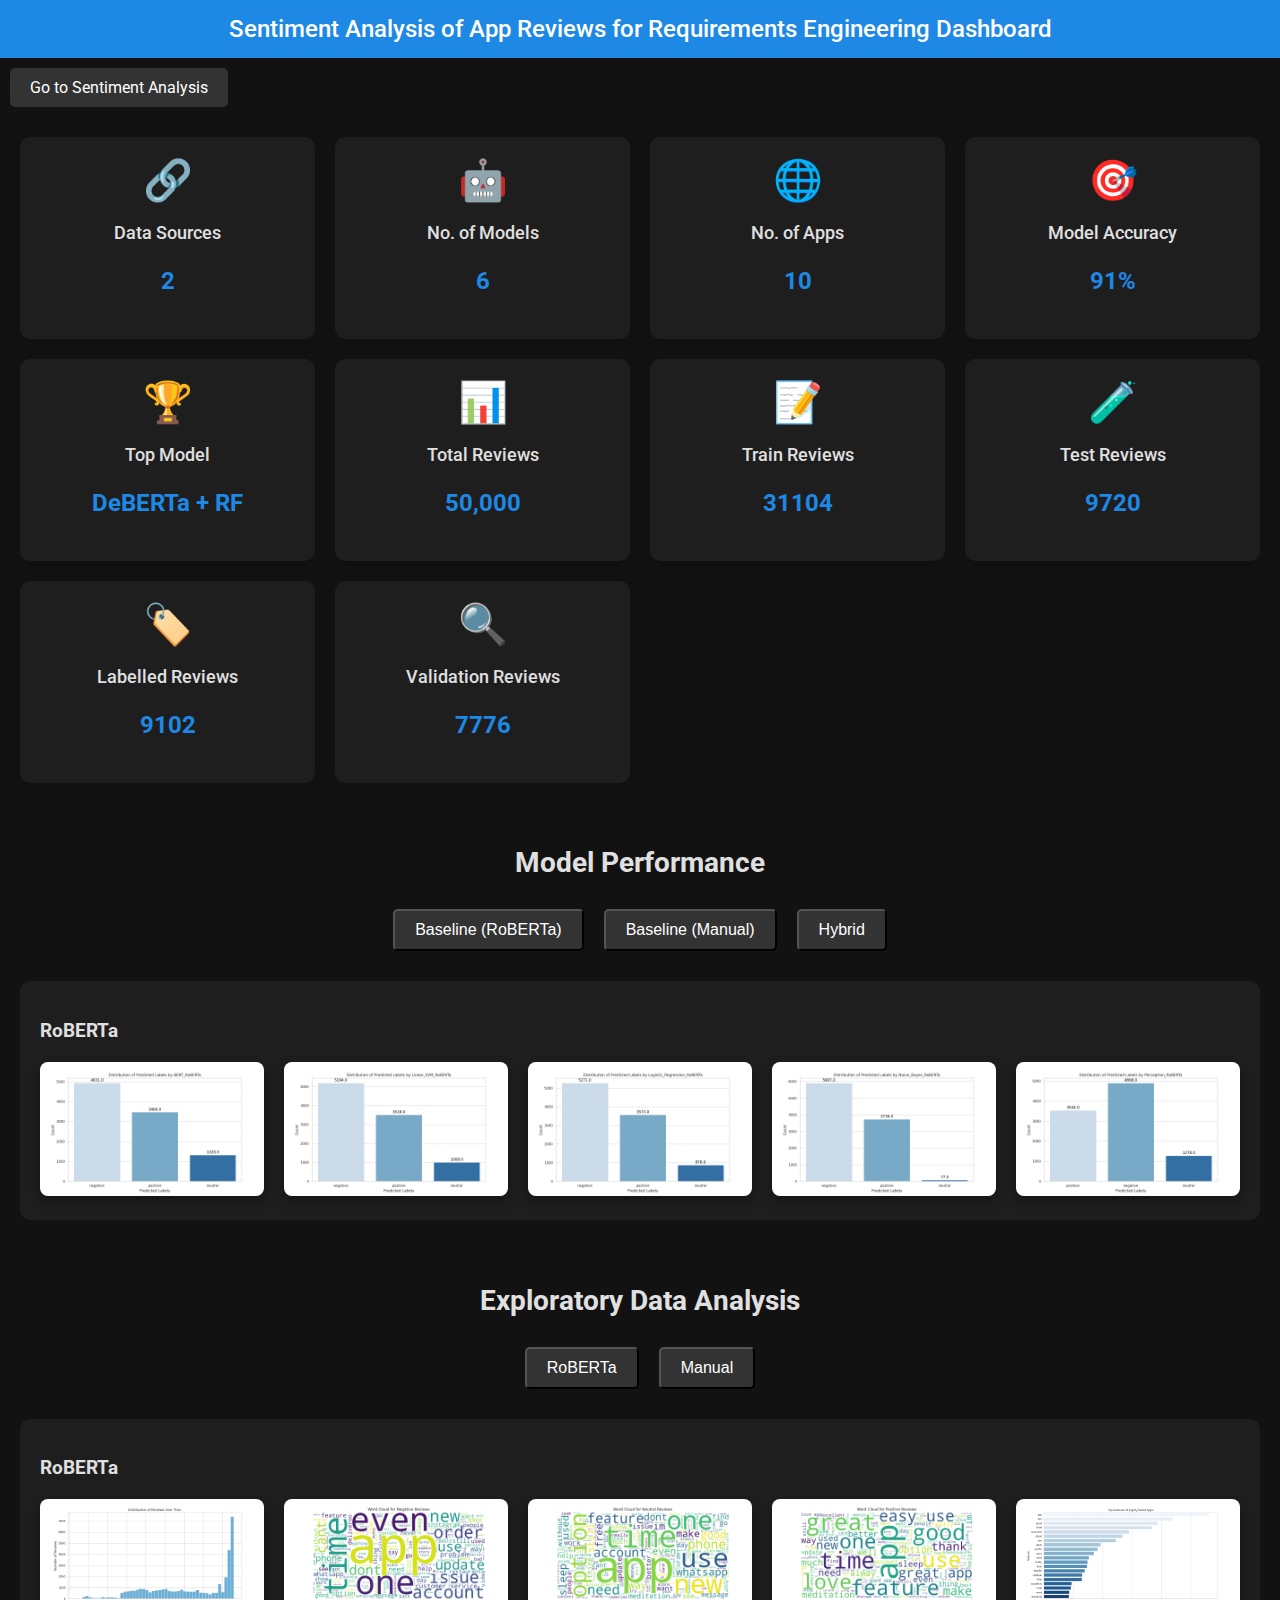
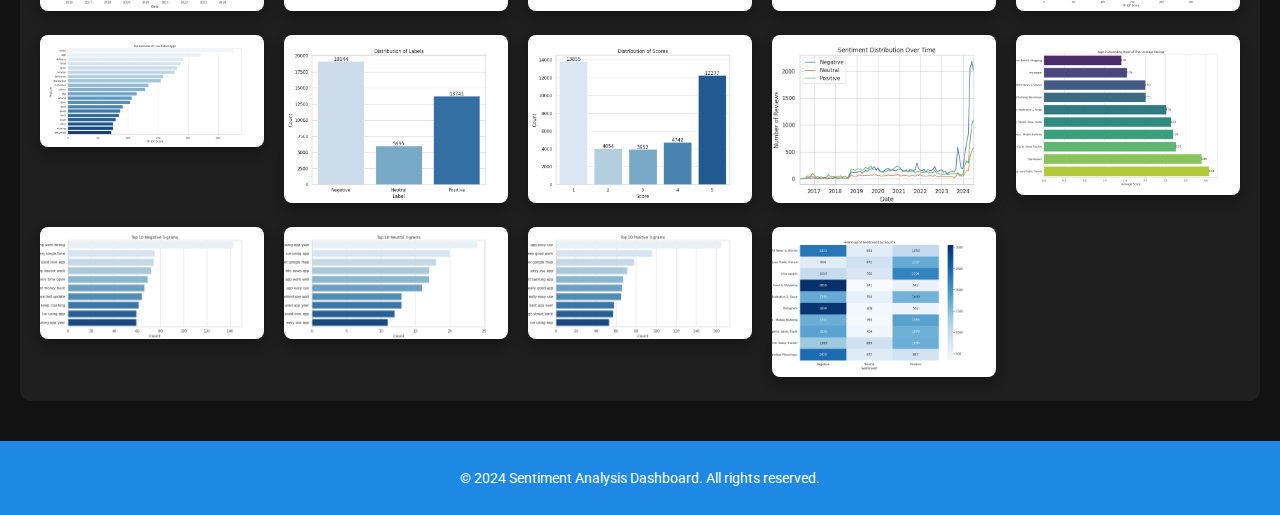
<file: index.html>
<!DOCTYPE html>
<html lang="en">
<head>
    <meta charset="UTF-8">
    <meta name="viewport" content="width=device-width, initial-scale=1.0">
    <title>Sentiment Analysis Dashboard</title>
    <link href="https://fonts.googleapis.com/css2?family=Roboto:wght@300;400;500&display=swap" rel="stylesheet">
    <link rel="stylesheet" href="style.css">
</head>
<body>
    <!-- Header Section -->
    <header>
        <div class="logo">Sentiment Analysis of App Reviews for Requirements Engineering Dashboard</div>
    </header>

    <section class="navigation">
        <a href="sentiment_analysis.html" class="tablink">Go to Sentiment Analysis</a>
    </section>
    

    <!-- Metrics Summary Section -->
    <section class="metrics-summary">
        <div class="metric-card">
            <div class="metric-icon">🔗</div>
            <div class="metric-info">
                <h3>Data Sources</h3>
                <p>2</p>
            </div>
        </div>
        <div class="metric-card">
            <div class="metric-icon">🤖</div>
            <div class="metric-info">
                <h3>No. of Models</h3>
                <p>6</p>
            </div>
        </div>
        <div class="metric-card">
            <div class="metric-icon">🌐</div>
            <div class="metric-info">
                <h3>No. of Apps</h3>
                <p>10</p>
            </div>
        </div>
        <div class="metric-card">
            <div class="metric-icon">🎯</div> 
            <div class="metric-info">
                <h3>Model Accuracy</h3>
                <p>91%</p>
            </div>
        </div>
        <div class="metric-card">
            <div class="metric-icon">🏆</div>
            <div class="metric-info">
                <h3>Top Model</h3>
                <p>DeBERTa + RF</p> 
            </div>
        </div>
        <div class="metric-card">
            <div class="metric-icon">📊</div>
            <div class="metric-info">
                <h3>Total Reviews</h3>
                <p>50,000</p>
            </div>
        </div>
        <div class="metric-card">
            <div class="metric-icon">📝</div>  
            <div class="metric-info">
                <h3>Train Reviews</h3>
                <p>31104</p>
            </div>
        </div>
        <div class="metric-card">
            <div class="metric-icon">🧪</div> 
            <div class="metric-info">
                <h3>Test Reviews</h3>
                <p>9720</p>
            </div>
        </div>
        <div class="metric-card">
            <div class="metric-icon">🏷️</div> 
            <div class="metric-info">
                <h3>Labelled Reviews</h3>
                <p>9102</p>
            </div>
        </div>
        <div class="metric-card">
            <div class="metric-icon">🔍</div>
            <div class="metric-info">
                <h3>Validation Reviews</h3>
                <p>7776</p>
            </div>
        </div>
    </section>

    <!-- Models Section -->
    <section class="models-section">
        <h2>Model Performance</h2>
        <div class="tabs">
            <button class="tablink" onclick="openTab(event, 'Baseline')">Baseline (RoBERTa)</button>
            <button class="tablink" onclick="openTab(event, 'Manual')">Baseline (Manual)</button>
            <button class="tablink" onclick="openTab(event, 'Hybrid')">Hybrid</button>
        </div>

        <!-- Baseline Section -->
        <div id="Baseline" class="tabcontent">
            <h3>RoBERTa</h3>
            <div class="grid-container">
                <div class="grid-item"><img src="/images/plot_predicted_labels_distribution_BERT_RoBERTa.png" alt="BERT RoBERTa"></div>
                <div class="grid-item"><img src="/images/plot_predicted_labels_distribution_Linear_SVM_RoBERTa.png" alt="Linear SVM RoBERTa"></div>
                <div class="grid-item"><img src="/images/plot_predicted_labels_distribution_Logistic_Regression_RoBERTa.png" alt="Logistic Regression RoBERTa"></div>
                <div class="grid-item"><img src="/images/plot_predicted_labels_distribution_Naive_Bayes_RoBERTa.png" alt="Naive Bayes RoBERTa"></div>
                <div class="grid-item"><img src="/images/plot_predicted_labels_distribution_Perceptron_RoBERTa.png" alt="Perceptron RoBERTa"></div>
            </div>
        </div>

        <!-- Manual Section -->
        <div id="Manual" class="tabcontent">
            <h3>Manual</h3>
            <div class="grid-container">
                <div class="grid-item"><img src="/images/plot_predicted_labels_distribution_BERT_Manual.png" alt="BERT Manual"></div>
                <div class="grid-item"><img src="/images/plot_predicted_labels_distribution_Linear_SVM_Manual.png" alt="Linear SVM Manual"></div>
                <div class="grid-item"><img src="/images/plot_predicted_labels_distribution_Logistic_Regression_Manual.png" alt="Logistic Regression Manual"></div>
                <div class="grid-item"><img src="/images/plot_predicted_labels_distribution_Naive_Bayes_Manual.png" alt="Naive Bayes Manual"></div>
                <div class="grid-item"><img src="/images/plot_predicted_labels_distribution_Perceptron_Manual.png" alt="Perceptron Manual"></div>
            </div>
        </div>

        <!-- Hybrid Section -->
        <div id="Hybrid" class="tabcontent">
            <h3>Hybrid</h3>
            <div class="grid-container">
                <div class="grid-item"><img src="/images/Distribution_of_Mapped_Predictions_RoBERTa.png" alt="Distribution RoBERTa"></div>
                <div class="grid-item"><img src="/images/Distribution_of_Mapped_Predictions_Manual.png" alt="Distribution Manual"></div>
            </div>
        </div>
    </section>

    <!-- EDA Section -->
    <section class="eda-section">
        <h2>Exploratory Data Analysis</h2>
            <!-- Section for Buttons -->
            <div class="tabs">
                <button class="tablink" onclick="showSection('roberta')">RoBERTa</button>
                <button class="tablink" onclick="showSection('manual')">Manual</button>
            </div>

            <!-- RoBERTa Section -->
            <div id="roberta" class="tabcontent">
                <h3>RoBERTa</h3>
                <div class="grid-container">
                    <div class="grid-item small"><img src="/images/plot_distribution_of_reviews_over_time.png" alt="Distribution Over Time"></div>
                    <div class="grid-item small"><img src="/images/plot_wordcloud_0.png" alt="Wordcloud 0"></div>
                    <div class="grid-item small"><img src="/images/plot_wordcloud_1.png" alt="Wordcloud 1"></div>
                    <div class="grid-item small"><img src="/images/plot_wordcloud_2.png" alt="Wordcloud 2"></div>
                    <div class="grid-item small"><img src="/images/Top_Features_of_Highly_Rated_Apps.png" alt="Top Features Highly Rated"></div>
                    <div class="grid-item small"><img src="/images/Top_Features_of_Low-Rated_Apps.png" alt="Top Features Low Rated"></div>
                    <div class="grid-item small"><img src="/images/plot_label_distribution.png" alt="Label Distribution"></div>
                    <div class="grid-item small"><img src="/images/plot_score_distribution.png" alt="Score Distribution"></div>
                    <div class="grid-item small"><img src="/images/plot_sentiment_distribution_over_time.png" alt="Sentiment Distribution Over Time"></div>
                    <div class="grid-item large"><img src="/images/plot_average_scores.png" alt="Average Scores"></div>
                    <div class="grid-item large"><img src="/images/Top_10_Negative_3-grams.png" alt="Top 10 Negative 3-grams"></div>
                    <div class="grid-item large"><img src="/images/Top_10_Neutral_3-grams.png" alt="Top 10 Neutral 3-grams"></div>
                    <div class="grid-item large"><img src="/images/Top_10_Positive_3-grams.png" alt="Top 10 Positive 3-grams"></div>
                    <div class="grid-item large"><img src="/images/plot_sentiment_by_source_heatmap.png" alt="Sentiment by Source Heatmap"></div>
                </div>
            </div>

            <!-- Manual Section -->
            <div id="manual" class="tabcontent">
                <h3>Manual</h3>
                <div class="grid-container">
                    <div class="grid-item"><img src="/images/plot_top_trigrams_negative.png" alt="Top Trigrams Negative"></div>
                    <div class="grid-item"><img src="/images/plot_top_trigrams_neutral.png" alt="Top Trigrams Neutral"></div>
                    <div class="grid-item"><img src="/images/plot_top_trigrams_positive.png" alt="Top Trigrams Positive"></div>
                    <div class="grid-item small"><img src="/images/Pie_Chart_for_Review_Labels_with_Count_and_Percentage.png" alt="Pie Chart for Review Labels"></div>
                </div>
            </div>
    </section>

    <!-- Footer -->
    <footer>
        <p>© 2024 Sentiment Analysis Dashboard. All rights reserved.</p>
    </footer>

    <!-- JavaScript for Tabs -->
    <script>
        function openTab(evt, tabName) {
            var i, tabcontent, tablinks;
            tabcontent = document.getElementsByClassName("tabcontent");
            for (i = 0; i < tabcontent.length; i++) {
                tabcontent[i].style.display = "none";
            }
            tablinks = document.getElementsByClassName("tablink");
            for (i = 0; i < tablinks.length; i++) {
                tablinks[i].className = tablinks[i].className.replace(" active", "");
            }
            document.getElementById(tabName).style.display = "block";
            evt.currentTarget.className += " active";
        }

        // Set default tab to open
        document.getElementById("Baseline").style.display = "block";

        function showSection(sectionId) {
            var robertaSection = document.getElementById('roberta');
            var manualSection = document.getElementById('manual');
            
            // Hide both sections initially
            robertaSection.style.display = 'none';
            manualSection.style.display = 'none';
            
            // Show the selected section
            if (sectionId === 'roberta') {
                robertaSection.style.display = 'block';
            } else if (sectionId === 'manual') {
                manualSection.style.display = 'block';
            }
        }
        // Set default tab to open
        document.getElementById("roberta").style.display = "block";
        
    </script>
</body>
</html>
</file>
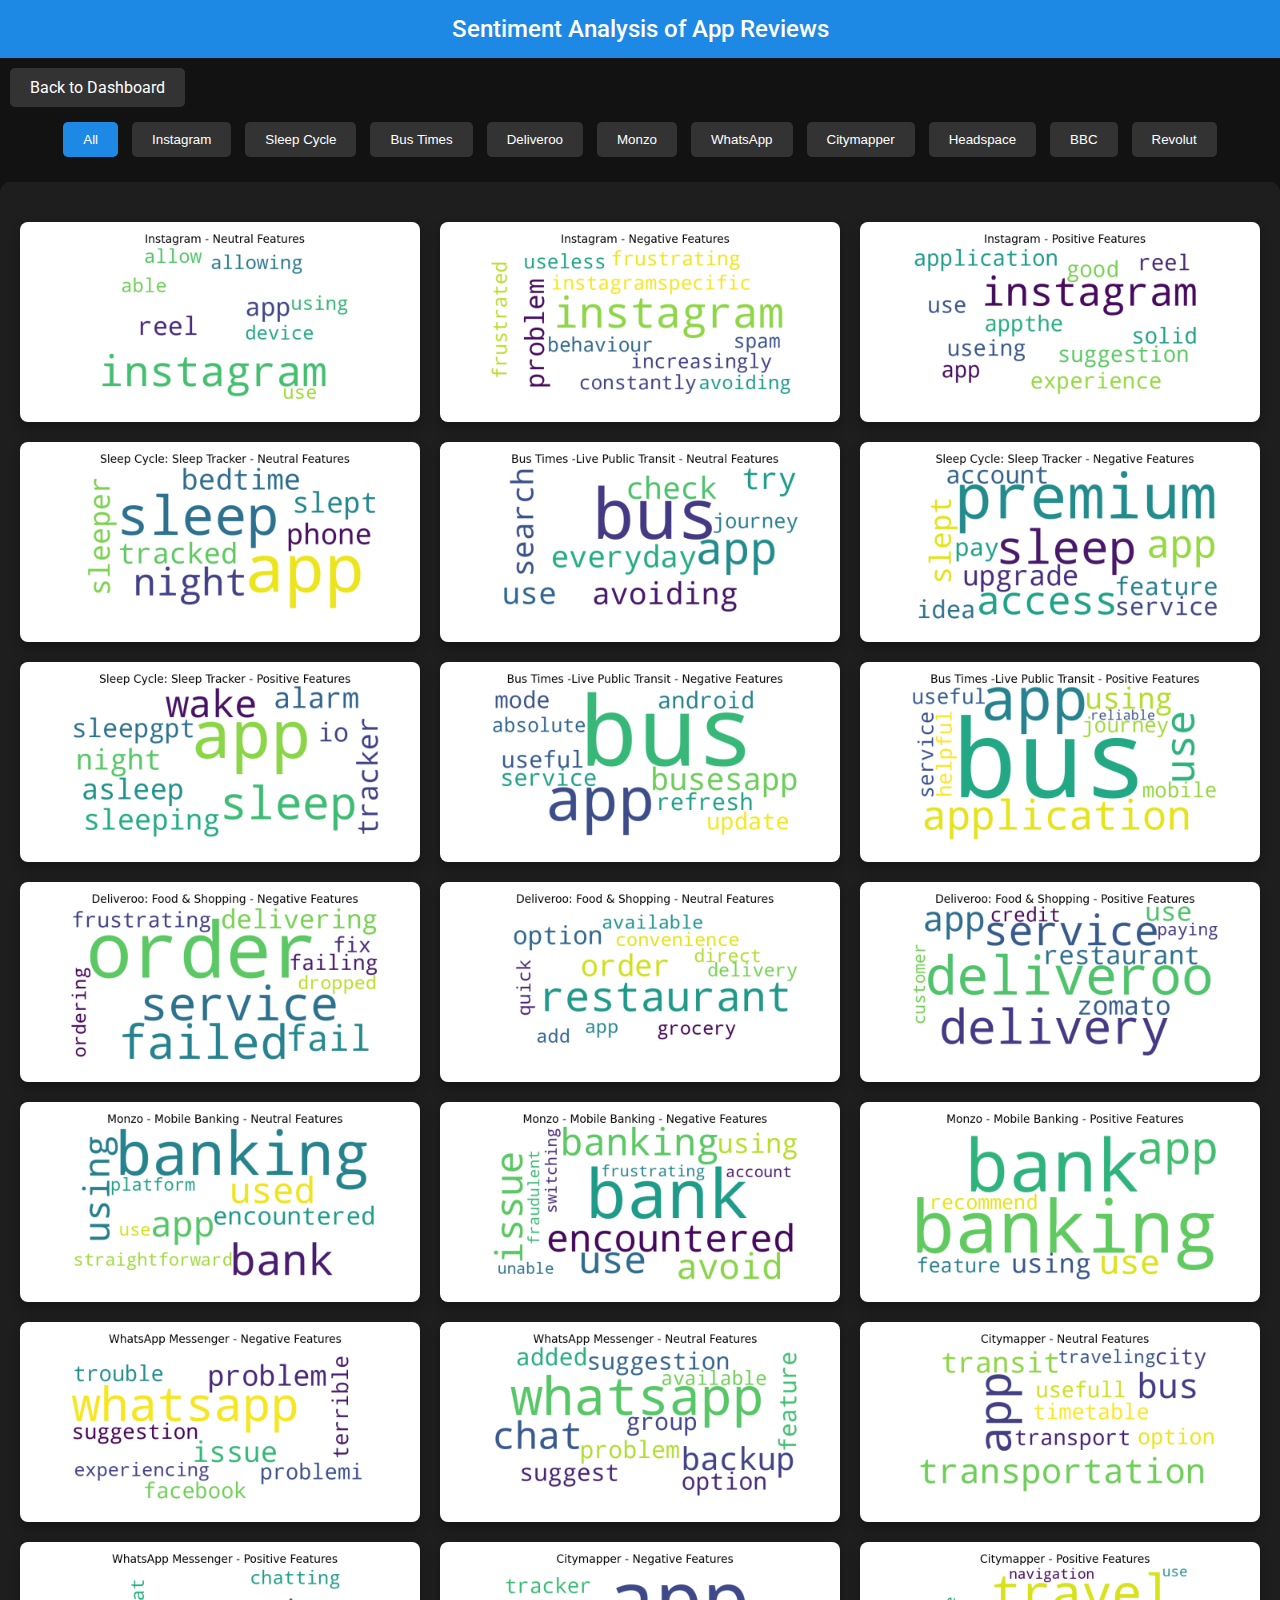
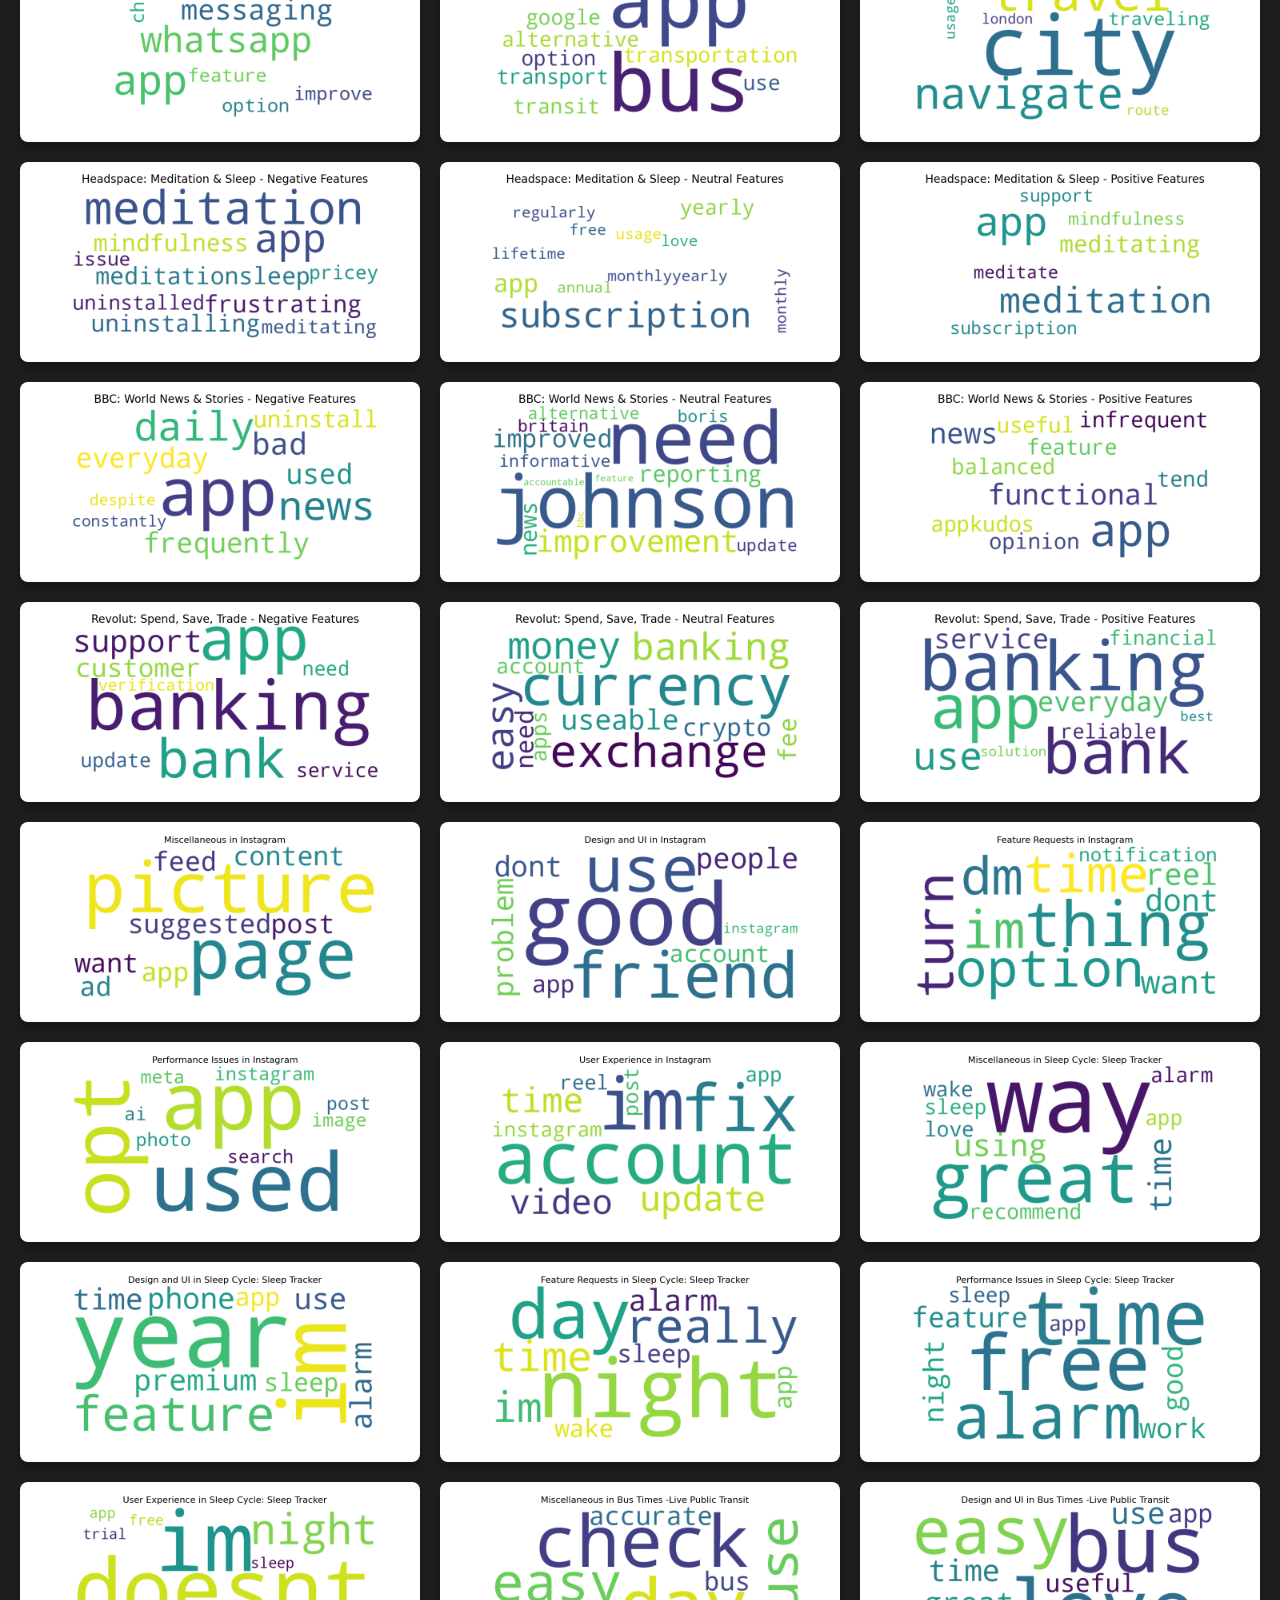
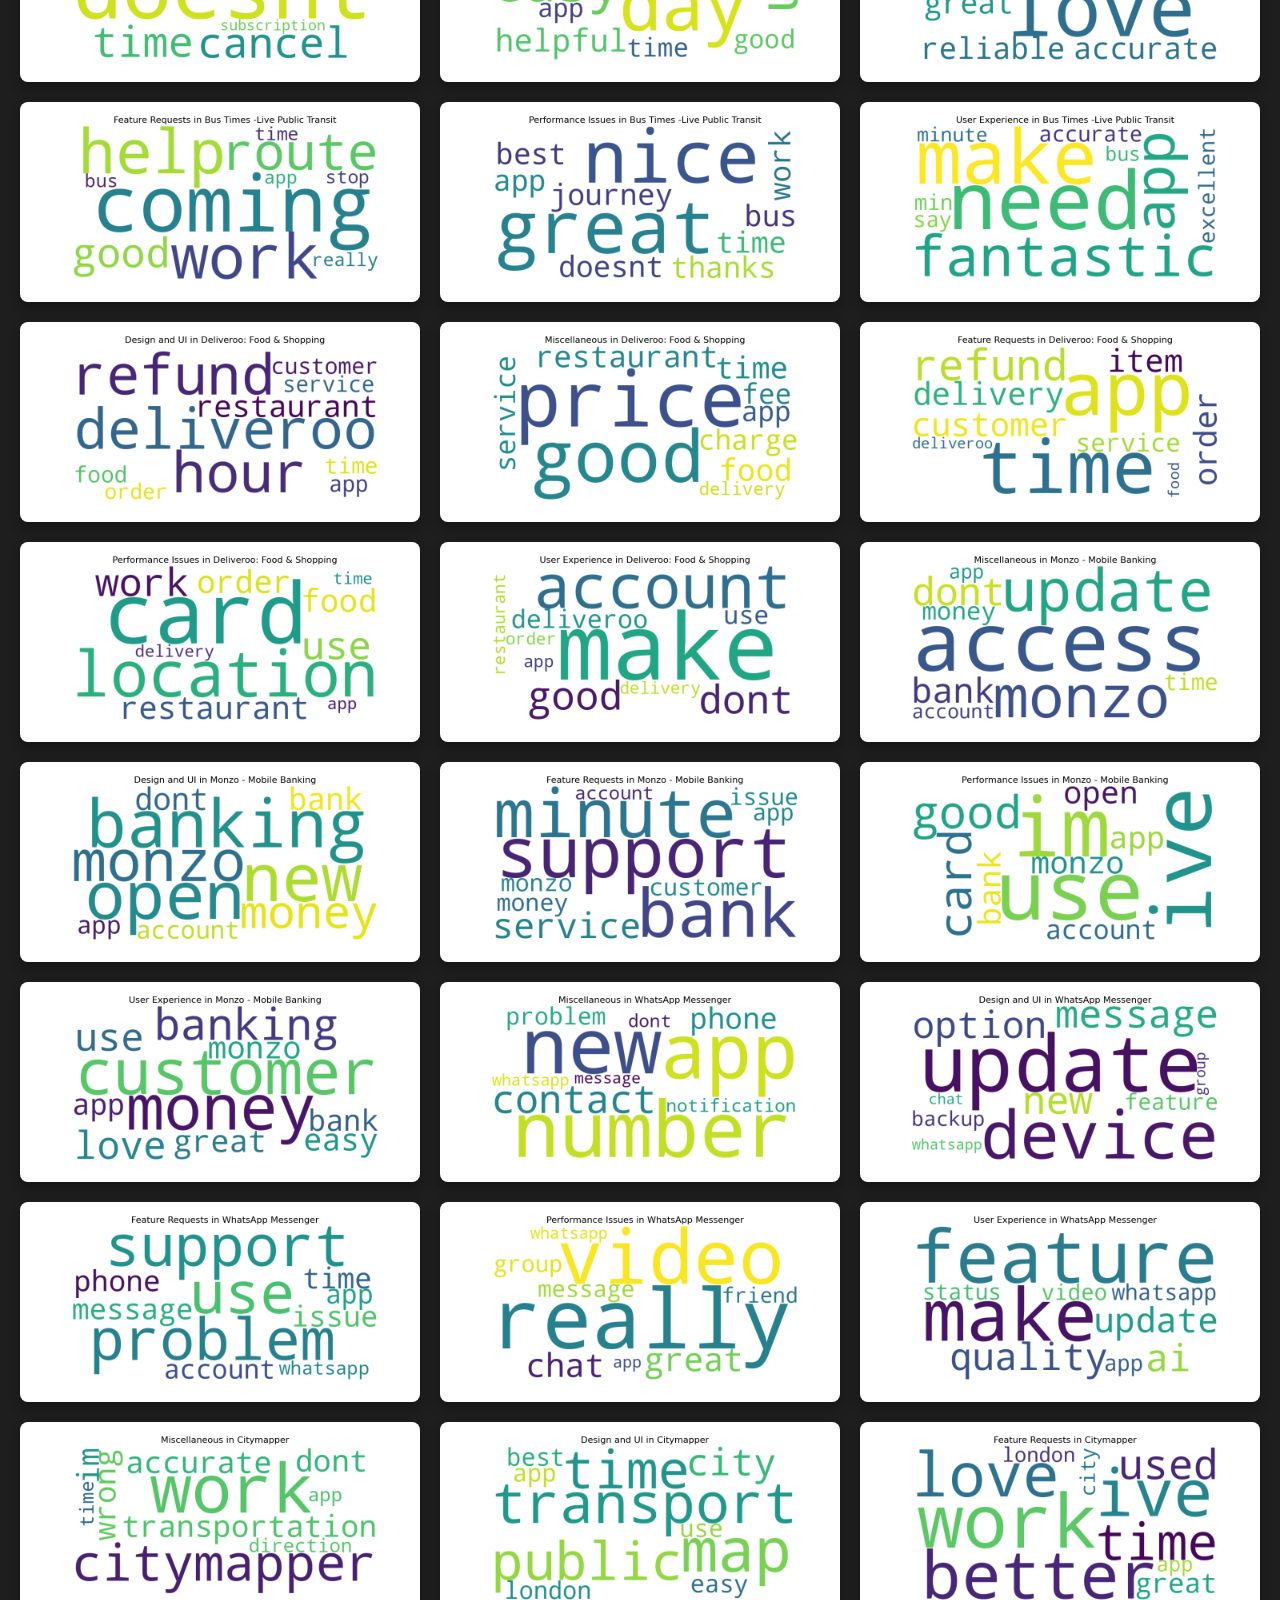
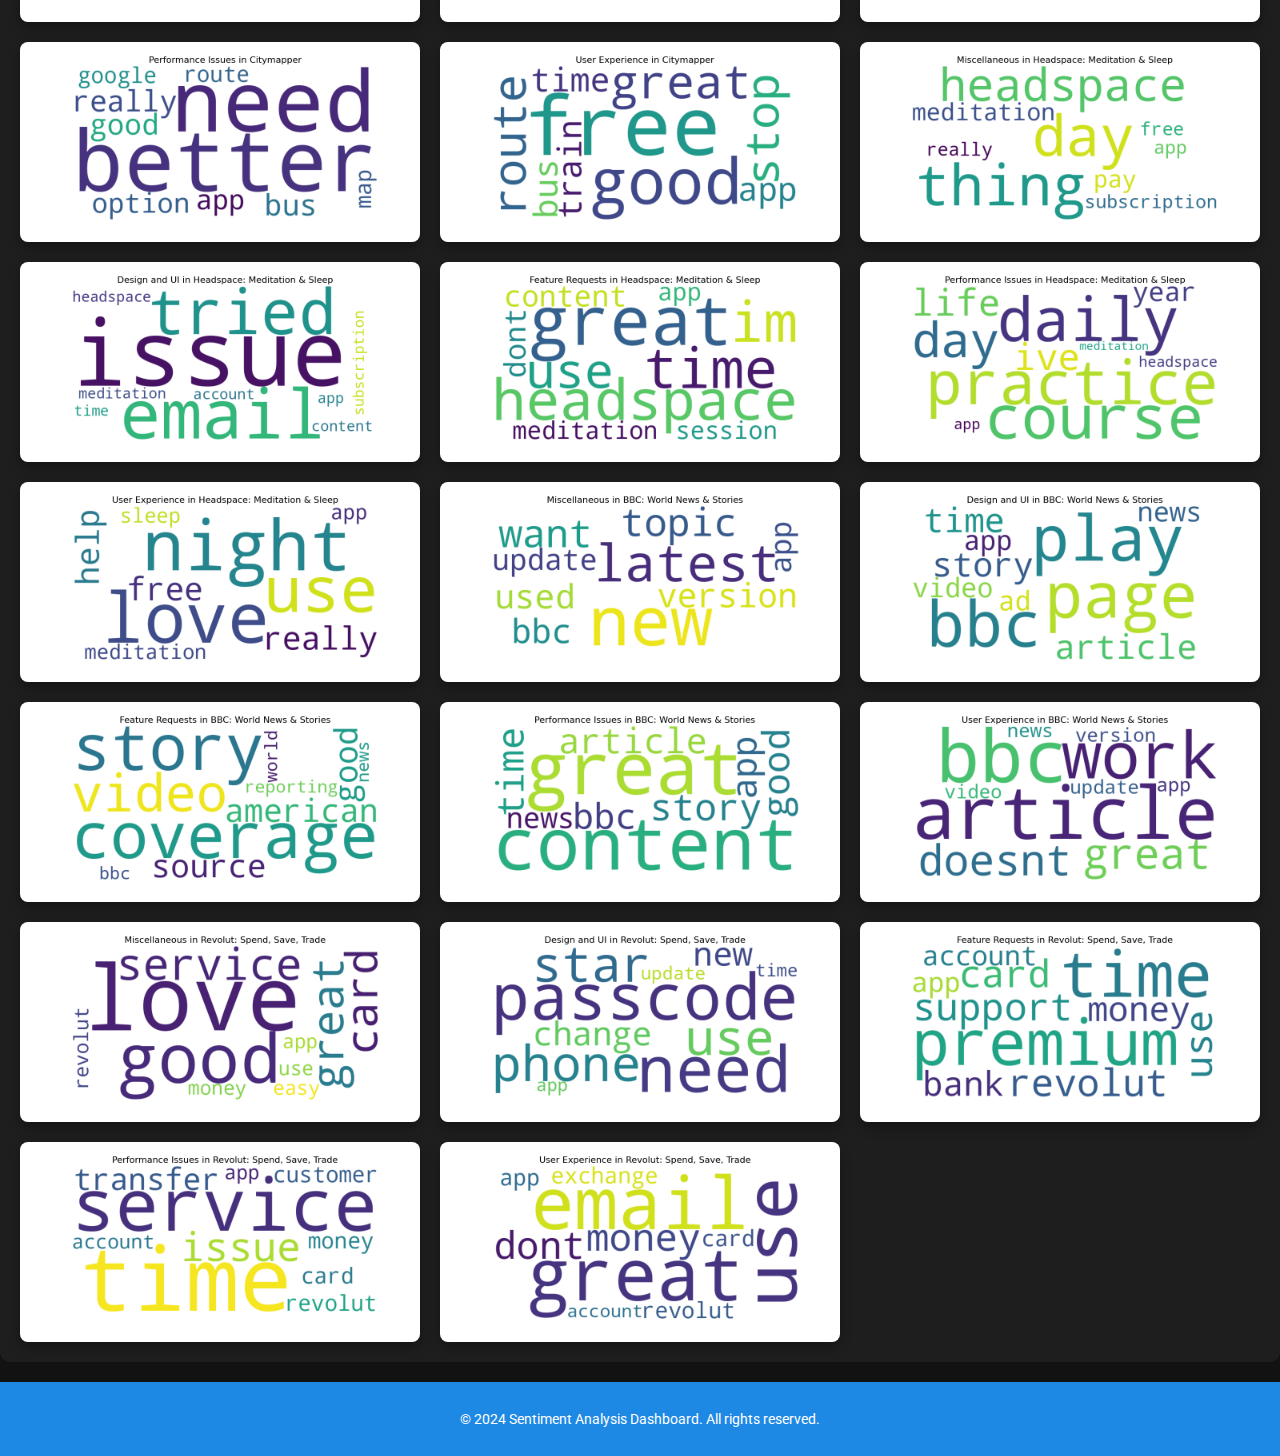
<file: sentiment_analysis.html>
<!DOCTYPE html>
<html lang="en">
<head>
    <meta charset="UTF-8">
    <meta name="viewport" content="width=device-width, initial-scale=1.0">
    <title>Sentiment Analysis of App Reviews</title>
    <link href="https://fonts.googleapis.com/css2?family=Roboto:wght@300;400;500&display=swap" rel="stylesheet">
    <link rel="stylesheet" href="style.css">
    <style>
        .tabcontent {
            display: none;
            padding: 20px;
            background-color: #1E1E1E;  /* Dark background */
            color: #E0E0E0;  /* Light text color */
            border-radius: 10px;
        }

        /* Grid container for the images */
        .grid-container {
            display: grid;
            grid-template-columns: repeat(3, 1fr);  /* 3 columns */
            gap: 20px;  /* Space between the images */
        }

        /* Styling for images in the grid */
        .grid-container img {
            width: 100%;
            border-radius: 8px;
            box-shadow: 0 6px 12px rgba(0, 0, 0, 0.3);  /* Slight shadow */
            transition: transform 0.3s ease, box-shadow 0.3s ease; 
        }

        .grid-container img:hover {
            transform: translateY(-5px); 
            box-shadow: 0 12px 24px rgba(0, 0, 0, 0.5);  /* Darker shadow on hover */
        }

        .tablinks {
            background-color: #333;
            color: white;
            padding: 10px 20px;
            cursor: pointer;
            border-radius: 5px;
            margin: 5px;
            border: none;
            transition: background-color 0.3s ease;
        }

        .tablinks:hover {
            background-color: #555;
        }

        .tablinks.active {
            background-color: #1E88E5;
        }

        .tab {
            text-align: center;
            margin-bottom: 20px;
        }
    </style>
</head>
<body>
    <!-- Header Section -->
    <header>
        <div class="logo">Sentiment Analysis of App Reviews</div>
    </header>
    
    <section class="navigation">
        <a href="index.html" class="tablink">Back to Dashboard</a>
    </section>

    <!-- Tabs Section -->
    <section class="tab">
        <button class="tablinks" onclick="openApp(event, 'All')">All</button>
        <button class="tablinks" onclick="openApp(event, 'Instagram')">Instagram</button>
        <button class="tablinks" onclick="openApp(event, 'SleepCycle')">Sleep Cycle</button>
        <button class="tablinks" onclick="openApp(event, 'BusTimes')">Bus Times</button>
        <button class="tablinks" onclick="openApp(event, 'Deliveroo')">Deliveroo</button>
        <button class="tablinks" onclick="openApp(event, 'Monzo')">Monzo</button>
        <button class="tablinks" onclick="openApp(event, 'WhatsApp')">WhatsApp</button>
        <button class="tablinks" onclick="openApp(event, 'Citymapper')">Citymapper</button>
        <button class="tablinks" onclick="openApp(event, 'Headspace')">Headspace</button>
        <button class="tablinks" onclick="openApp(event, 'BBC')">BBC</button>
        <button class="tablinks" onclick="openApp(event, 'Revolut')">Revolut</button>
    </section>

    <!-- Content for All Apps -->
    <section id="All" class="tabcontent">
        <div class="grid-container">
            <!-- Insert all images here -->
            <img src="/images/plot_Sentiment_Features_Instagram - Neutral Features.png" alt="Neutral Features in Instagram">
            <img src="/images/plot_Sentiment_Features_Instagram - Negative Features.png" alt="Negative Features in Instagram">
            <img src="/images/plot_Sentiment_Features_Instagram - Positive Features.png" alt="Positive Features in Instagram">
            <img src="/images/plot_Sentiment_Features_Sleep Cycle_ Sleep Tracker - Neutral Features.png" alt="Neutral Features in Sleep Cycle">
            <img src="/images/plot_Sentiment_Features_Bus Times -Live Public Transit - Neutral Features.png" alt="Neutral Features in Bus Times">
            <img src="/images/plot_Sentiment_Features_Sleep Cycle_ Sleep Tracker - Negative Features.png" alt="Negative Features in Sleep Cycle">
            <img src="/images/plot_Sentiment_Features_Sleep Cycle_ Sleep Tracker - Positive Features.png" alt="Positive Features in Sleep Cycle">
            <img src="/images/plot_Sentiment_Features_Bus Times -Live Public Transit - Negative Features.png" alt="Negative Features in Bus Times">
            <img src="/images/plot_Sentiment_Features_Bus Times -Live Public Transit - Positive Features.png" alt="Positive Features in Bus Times">
            <img src="/images/plot_Sentiment_Features_Deliveroo_ Food & Shopping - Negative Features.png" alt="Negative Features in Deliveroo">
            <img src="/images/plot_Sentiment_Features_Deliveroo_ Food & Shopping - Neutral Features.png" alt="Neutral Features in Deliveroo">
            <img src="/images/plot_Sentiment_Features_Deliveroo_ Food & Shopping - Positive Features.png" alt="Positive Features in Deliveroo">
            <img src="/images/plot_Sentiment_Features_Monzo - Mobile Banking - Neutral Features.png" alt="Neutral Features in Monzo">
            <img src="/images/plot_Sentiment_Features_Monzo - Mobile Banking - Negative Features.png" alt="Negative Features in Monzo">
            <img src="/images/plot_Sentiment_Features_Monzo - Mobile Banking - Positive Features.png" alt="Positive Features in Monzo">
            <img src="/images/plot_Sentiment_Features_WhatsApp Messenger - Negative Features.png" alt="Negative Features in WhatsApp Messenger">
            <img src="/images/plot_Sentiment_Features_WhatsApp Messenger - Neutral Features.png" alt="Neutral Features in WhatsApp Messenger">
            <img src="/images/plot_Sentiment_Features_Citymapper - Neutral Features.png" alt="Neutral Features in Citymapper">
            <img src="/images/plot_Sentiment_Features_WhatsApp Messenger - Positive Features.png" alt="Positive Features in WhatsApp Messenger">
            <img src="/images/plot_Sentiment_Features_Citymapper - Negative Features.png" alt="Negative Features in Citymapper">
            <img src="/images/plot_Sentiment_Features_Citymapper - Positive Features.png" alt="Positive Features in Citymapper">
            <img src="/images/plot_Sentiment_Features_Headspace_ Meditation & Sleep - Negative Features.png" alt="Negative Features in Headspace">
            <img src="/images/plot_Sentiment_Features_Headspace_ Meditation & Sleep - Neutral Features.png" alt="Neutral Features in Headspace">
            <img src="/images/plot_Sentiment_Features_Headspace_ Meditation & Sleep - Positive Features.png" alt="Positive Features in Headspace">
            <img src="/images/plot_Sentiment_Features_BBC_ World News & Stories - Negative Features.png" alt="Negative Features in BBC">
            <img src="/images/plot_Sentiment_Features_BBC_ World News & Stories - Neutral Features.png" alt="Neutral Features in BBC">
            <img src="/images/plot_Sentiment_Features_BBC_ World News & Stories - Positive Features.png" alt="Positive Features in BBC">
            <img src="/images/plot_Sentiment_Features_Revolut_ Spend, Save, Trade - Negative Features.png" alt="Negative Features in Revolut">
            <img src="/images/plot_Sentiment_Features_Revolut_ Spend, Save, Trade - Neutral Features.png" alt="Neutral Features in Revolut">
            <img src="/images/plot_Sentiment_Features_Revolut_ Spend, Save, Trade - Positive Features.png" alt="Positive Features in Revolut">
            <img src="/images/plot_Topic_Keywords_Miscellaneous in Instagram.png" alt="Miscellaneous in Instagram">
            <img src="/images/plot_Topic_Keywords_Design and UI in Instagram.png" alt="Design and UI in Instagram">
            <img src="/images/plot_Topic_Keywords_Feature Requests in Instagram.png" alt="Feature Requests in Instagram">
            <img src="/images/plot_Topic_Keywords_Performance Issues in Instagram.png" alt="Performance Issues in Instagram">
            <img src="/images/plot_Topic_Keywords_User Experience in Instagram.png" alt="User Experience in Instagram">
            <img src="/images/plot_Topic_Keywords_Miscellaneous in Sleep Cycle_ Sleep Tracker.png" alt="Miscellaneous in Sleep Cycle">
            <img src="/images/plot_Topic_Keywords_Design and UI in Sleep Cycle_ Sleep Tracker.png" alt="Design and UI in Sleep Cycle">
            <img src="/images/plot_Topic_Keywords_Feature Requests in Sleep Cycle_ Sleep Tracker.png" alt="Feature Requests in Sleep Cycle">
            <img src="/images/plot_Topic_Keywords_Performance Issues in Sleep Cycle_ Sleep Tracker.png" alt="Performance Issues in Sleep Cycle">
            <img src="/images/plot_Topic_Keywords_User Experience in Sleep Cycle_ Sleep Tracker.png" alt="User Experience in Sleep Cycle">
            <img src="/images/plot_Topic_Keywords_Miscellaneous in Bus Times -Live Public Transit.png" alt="Miscellaneous in Bus Times">
            <img src="/images/plot_Topic_Keywords_Design and UI in Bus Times -Live Public Transit.png" alt="Design and UI in Bus Times">
            <img src="/images/plot_Topic_Keywords_Feature Requests in Bus Times -Live Public Transit.png" alt="Feature Requests in Bus Times">
            <img src="/images/plot_Topic_Keywords_Performance Issues in Bus Times -Live Public Transit.png" alt="Performance Issues in Bus Times">
            <img src="/images/plot_Topic_Keywords_User Experience in Bus Times -Live Public Transit.png" alt="User Experience in Bus Times">
            <img src="/images/plot_Topic_Keywords_Design and UI in Deliveroo_ Food & Shopping.png" alt="Design and UI in Deliveroo">
            <img src="/images/plot_Topic_Keywords_Miscellaneous in Deliveroo_ Food & Shopping.png" alt="Miscellaneous in Deliveroo">
            <img src="/images/plot_Topic_Keywords_Feature Requests in Deliveroo_ Food & Shopping.png" alt="Feature Requests in Deliveroo">
            <img src="/images/plot_Topic_Keywords_Performance Issues in Deliveroo_ Food & Shopping.png" alt="Performance Issues in Deliveroo">
            <img src="/images/plot_Topic_Keywords_User Experience in Deliveroo_ Food & Shopping.png" alt="User Experience in Deliveroo">
            <img src="/images/plot_Topic_Keywords_Miscellaneous in Monzo - Mobile Banking.png" alt="Miscellaneous in Monzo">
            <img src="/images/plot_Topic_Keywords_Design and UI in Monzo - Mobile Banking.png" alt="Design and UI in Monzo">
            <img src="/images/plot_Topic_Keywords_Feature Requests in Monzo - Mobile Banking.png" alt="Feature Requests in Monzo">
            <img src="/images/plot_Topic_Keywords_Performance Issues in Monzo - Mobile Banking.png" alt="Performance Issues in Monzo">
            <img src="/images/plot_Topic_Keywords_User Experience in Monzo - Mobile Banking.png" alt="User Experience in Monzo">
            <img src="/images/plot_Topic_Keywords_Miscellaneous in WhatsApp Messenger.png" alt="Miscellaneous in WhatsApp Messenger">
            <img src="/images/plot_Topic_Keywords_Design and UI in WhatsApp Messenger.png" alt="Design and UI in WhatsApp Messenger">
            <img src="/images/plot_Topic_Keywords_Feature Requests in WhatsApp Messenger.png" alt="Feature Requests in WhatsApp Messenger">
            <img src="/images/plot_Topic_Keywords_Performance Issues in WhatsApp Messenger.png" alt="Performance Issues in WhatsApp Messenger">
            <img src="/images/plot_Topic_Keywords_User Experience in WhatsApp Messenger.png" alt="User Experience in WhatsApp Messenger">
            <img src="/images/plot_Topic_Keywords_Miscellaneous in Citymapper.png" alt="Miscellaneous in Citymapper">
            <img src="/images/plot_Topic_Keywords_Design and UI in Citymapper.png" alt="Design and UI in Citymapper">
            <img src="/images/plot_Topic_Keywords_Feature Requests in Citymapper.png" alt="Feature Requests in Citymapper">
            <img src="/images/plot_Topic_Keywords_Performance Issues in Citymapper.png" alt="Performance Issues in Citymapper">
            <img src="/images/plot_Topic_Keywords_User Experience in Citymapper.png" alt="User Experience in Citymapper">
            <img src="/images/plot_Topic_Keywords_Miscellaneous in Headspace_ Meditation & Sleep.png" alt="Miscellaneous in Headspace">
            <img src="/images/plot_Topic_Keywords_Design and UI in Headspace_ Meditation & Sleep.png" alt="Design and UI in Headspace">
            <img src="/images/plot_Topic_Keywords_Feature Requests in Headspace_ Meditation & Sleep.png" alt="Feature Requests in Headspace">
            <img src="/images/plot_Topic_Keywords_Performance Issues in Headspace_ Meditation & Sleep.png" alt="Performance Issues in Headspace">
            <img src="/images/plot_Topic_Keywords_User Experience in Headspace_ Meditation & Sleep.png" alt="User Experience in Headspace">
            <img src="/images/plot_Topic_Keywords_Miscellaneous in BBC_ World News & Stories.png" alt="Miscellaneous in BBC">
            <img src="/images/plot_Topic_Keywords_Design and UI in BBC_ World News & Stories.png" alt="Design and UI in BBC">
            <img src="/images/plot_Topic_Keywords_Feature Requests in BBC_ World News & Stories.png" alt="Feature Requests in BBC">
            <img src="/images/plot_Topic_Keywords_Performance Issues in BBC_ World News & Stories.png" alt="Performance Issues in BBC">
            <img src="/images/plot_Topic_Keywords_User Experience in BBC_ World News & Stories.png" alt="User Experience in BBC">
            <img src="/images/plot_Topic_Keywords_Miscellaneous in Revolut_ Spend, Save, Trade.png" alt="Miscellaneous in Revolut">
            <img src="/images/plot_Topic_Keywords_Design and UI in Revolut_ Spend, Save, Trade.png" alt="Design and UI in Revolut">
            <img src="/images/plot_Topic_Keywords_Feature Requests in Revolut_ Spend, Save, Trade.png" alt="Feature Requests in Revolut">
            <img src="/images/plot_Topic_Keywords_Performance Issues in Revolut_ Spend, Save, Trade.png" alt="Performance Issues in Revolut">
            <img src="/images/plot_Topic_Keywords_User Experience in Revolut_ Spend, Save, Trade.png" alt="User Experience in Revolut">
        </div>
    </section>

    <!-- Content for Instagram -->
    <section id="Instagram" class="tabcontent">
        <div class="grid-container">
            <img src="/images/plot_Sentiment_Features_Instagram - Neutral Features.png" alt="Instagram - Neutral Features">
            <img src="/images/plot_Sentiment_Features_Instagram - Negative Features.png" alt="Instagram - Negative Features">
            <img src="/images/plot_Sentiment_Features_Instagram - Positive Features.png" alt="Instagram - Positive Features">
            <img src="/images/plot_Topic_Keywords_Miscellaneous in Instagram.png" alt="Instagram - Miscellaneous">
            <img src="/images/plot_Topic_Keywords_Design and UI in Instagram.png" alt="Instagram - Design and UI">
            <img src="/images/plot_Topic_Keywords_Feature Requests in Instagram.png" alt="Instagram - Feature Requests">
            <img src="/images/plot_Topic_Keywords_Performance Issues in Instagram.png" alt="Instagram - Performance Issues">
            <img src="/images/plot_Topic_Keywords_User Experience in Instagram.png" alt="Instagram - User Experience">
        </div>
    </section>

    <!-- Content for Sleep Cycle -->
    <section id="SleepCycle" class="tabcontent">
        <div class="grid-container">
            <img src="/images/plot_Sentiment_Features_Sleep Cycle_ Sleep Tracker - Neutral Features.png" alt="Sleep Cycle - Neutral Features">
            <img src="/images/plot_Sentiment_Features_Sleep Cycle_ Sleep Tracker - Negative Features.png" alt="Sleep Cycle - Negative Features">
            <img src="/images/plot_Sentiment_Features_Sleep Cycle_ Sleep Tracker - Positive Features.png" alt="Sleep Cycle - Positive Features">
            <img src="/images/plot_Topic_Keywords_Miscellaneous in Sleep Cycle_ Sleep Tracker.png" alt="Sleep Cycle - Miscellaneous">
            <img src="/images/plot_Topic_Keywords_Design and UI in Sleep Cycle_ Sleep Tracker.png" alt="Sleep Cycle - Design and UI">
            <img src="/images/plot_Topic_Keywords_Feature Requests in Sleep Cycle_ Sleep Tracker.png" alt="Sleep Cycle - Feature Requests">
            <img src="/images/plot_Topic_Keywords_Performance Issues in Sleep Cycle_ Sleep Tracker.png" alt="Sleep Cycle - Performance Issues">
            <img src="/images/plot_Topic_Keywords_User Experience in Sleep Cycle_ Sleep Tracker.png" alt="Sleep Cycle - User Experience">
        </div>
    </section>

    <!-- Content for Bus Times -->
    <section id="BusTimes" class="tabcontent">
        <div class="grid-container">
            <img src="/images/plot_Sentiment_Features_Bus Times -Live Public Transit - Neutral Features.png" alt="Bus Times - Neutral Features">
            <img src="/images/plot_Sentiment_Features_Bus Times -Live Public Transit - Negative Features.png" alt="Bus Times - Negative Features">
            <img src="/images/plot_Sentiment_Features_Bus Times -Live Public Transit - Positive Features.png" alt="Bus Times - Positive Features">
            <img src="/images/plot_Topic_Keywords_Miscellaneous in Bus Times -Live Public Transit.png" alt="Bus Times - Miscellaneous">
            <img src="/images/plot_Topic_Keywords_Design and UI in Bus Times -Live Public Transit.png" alt="Bus Times - Design and UI">
            <img src="/images/plot_Topic_Keywords_Feature Requests in Bus Times -Live Public Transit.png" alt="Bus Times - Feature Requests">
            <img src="/images/plot_Topic_Keywords_Performance Issues in Bus Times -Live Public Transit.png" alt="Bus Times - Performance Issues">
            <img src="/images/plot_Topic_Keywords_User Experience in Bus Times -Live Public Transit.png" alt="Bus Times - User Experience">
        </div>
    </section>

    <!-- Content for Deliveroo -->
    <section id="Deliveroo" class="tabcontent">
        <div class="grid-container">
            <img src="/images/plot_Sentiment_Features_Deliveroo_ Food & Shopping - Negative Features.png" alt="Deliveroo - Negative Features">
            <img src="/images/plot_Sentiment_Features_Deliveroo_ Food & Shopping - Neutral Features.png" alt="Deliveroo - Neutral Features">
            <img src="/images/plot_Sentiment_Features_Deliveroo_ Food & Shopping - Positive Features.png" alt="Deliveroo - Positive Features">
            <img src="/images/plot_Topic_Keywords_Design and UI in Deliveroo_ Food & Shopping.png" alt="Deliveroo - Design and UI">
            <img src="/images/plot_Topic_Keywords_Miscellaneous in Deliveroo_ Food & Shopping.png" alt="Deliveroo - Miscellaneous">
            <img src="/images/plot_Topic_Keywords_Feature Requests in Deliveroo_ Food & Shopping.png" alt="Deliveroo - Feature Requests">
            <img src="/images/plot_Topic_Keywords_Performance Issues in Deliveroo_ Food & Shopping.png" alt="Deliveroo - Performance Issues">
            <img src="/images/plot_Topic_Keywords_User Experience in Deliveroo_ Food & Shopping.png" alt="Deliveroo - User Experience">
        </div>
    </section>

    <!-- Content for Monzo -->
    <section id="Monzo" class="tabcontent">
        <div class="grid-container">
            <img src="/images/plot_Sentiment_Features_Monzo - Mobile Banking - Neutral Features.png" alt="Monzo - Neutral Features">
            <img src="/images/plot_Sentiment_Features_Monzo - Mobile Banking - Negative Features.png" alt="Monzo - Negative Features">
            <img src="/images/plot_Sentiment_Features_Monzo - Mobile Banking - Positive Features.png" alt="Monzo - Positive Features">
            <img src="/images/plot_Topic_Keywords_Miscellaneous in Monzo - Mobile Banking.png" alt="Monzo - Miscellaneous">
            <img src="/images/plot_Topic_Keywords_Design and UI in Monzo - Mobile Banking.png" alt="Monzo - Design and UI">
            <img src="/images/plot_Topic_Keywords_Feature Requests in Monzo - Mobile Banking.png" alt="Monzo - Feature Requests">
            <img src="/images/plot_Topic_Keywords_Performance Issues in Monzo - Mobile Banking.png" alt="Monzo - Performance Issues">
            <img src="/images/plot_Topic_Keywords_User Experience in Monzo - Mobile Banking.png" alt="Monzo - User Experience">
        </div>
    </section>

    <!-- Content for WhatsApp -->
    <section id="WhatsApp" class="tabcontent">
        <div class="grid-container">
            <img src="/images/plot_Sentiment_Features_WhatsApp Messenger - Negative Features.png" alt="WhatsApp - Negative Features">
            <img src="/images/plot_Sentiment_Features_WhatsApp Messenger - Neutral Features.png" alt="WhatsApp - Neutral Features">
            <img src="/images/plot_Sentiment_Features_WhatsApp Messenger - Positive Features.png" alt="WhatsApp - Positive Features">
            <img src="/images/plot_Topic_Keywords_Miscellaneous in WhatsApp Messenger.png" alt="WhatsApp - Miscellaneous">
            <img src="/images/plot_Topic_Keywords_Design and UI in WhatsApp Messenger.png" alt="WhatsApp - Design and UI">
            <img src="/images/plot_Topic_Keywords_Feature Requests in WhatsApp Messenger.png" alt="WhatsApp - Feature Requests">
            <img src="/images/plot_Topic_Keywords_Performance Issues in WhatsApp Messenger.png" alt="WhatsApp - Performance Issues">
            <img src="/images/plot_Topic_Keywords_User Experience in WhatsApp Messenger.png" alt="WhatsApp - User Experience">
        </div>
    </section>

    <!-- Content for Citymapper -->
    <section id="Citymapper" class="tabcontent">
        <div class="grid-container">
            <img src="/images/plot_Sentiment_Features_Citymapper - Neutral Features.png" alt="Citymapper - Neutral Features">
            <img src="/images/plot_Sentiment_Features_Citymapper - Negative Features.png" alt="Citymapper - Negative Features">
            <img src="/images/plot_Sentiment_Features_Citymapper - Positive Features.png" alt="Citymapper - Positive Features">
            <img src="/images/plot_Topic_Keywords_Miscellaneous in Citymapper.png" alt="Citymapper - Miscellaneous">
            <img src="/images/plot_Topic_Keywords_Design and UI in Citymapper.png" alt="Citymapper - Design and UI">
            <img src="/images/plot_Topic_Keywords_Feature Requests in Citymapper.png" alt="Citymapper - Feature Requests">
            <img src="/images/plot_Topic_Keywords_Performance Issues in Citymapper.png" alt="Citymapper - Performance Issues">
            <img src="/images/plot_Topic_Keywords_User Experience in Citymapper.png" alt="Citymapper - User Experience">
        </div>
    </section>

    <!-- Content for Headspace -->
    <section id="Headspace" class="tabcontent">
        <div class="grid-container">
            <img src="/images/plot_Sentiment_Features_Headspace_ Meditation & Sleep - Negative Features.png" alt="Headspace - Negative Features">
            <img src="/images/plot_Sentiment_Features_Headspace_ Meditation & Sleep - Neutral Features.png" alt="Headspace - Neutral Features">
            <img src="/images/plot_Sentiment_Features_Headspace_ Meditation & Sleep - Positive Features.png" alt="Headspace - Positive Features">
            <img src="/images/plot_Topic_Keywords_Miscellaneous in Headspace_ Meditation & Sleep.png" alt="Headspace - Miscellaneous">
            <img src="/images/plot_Topic_Keywords_Design and UI in Headspace_ Meditation & Sleep.png" alt="Headspace - Design and UI">
            <img src="/images/plot_Topic_Keywords_Feature Requests in Headspace_ Meditation & Sleep.png" alt="Headspace - Feature Requests">
            <img src="/images/plot_Topic_Keywords_Performance Issues in Headspace_ Meditation & Sleep.png" alt="Headspace - Performance Issues">
            <img src="/images/plot_Topic_Keywords_User Experience in Headspace_ Meditation & Sleep.png" alt="Headspace - User Experience">
        </div>
    </section>

    <!-- Content for BBC -->
    <section id="BBC" class="tabcontent">
        <div class="grid-container">
            <img src="/images/plot_Sentiment_Features_BBC_ World News & Stories - Negative Features.png" alt="BBC - Negative Features">
            <img src="/images/plot_Sentiment_Features_BBC_ World News & Stories - Neutral Features.png" alt="BBC - Neutral Features">
            <img src="/images/plot_Sentiment_Features_BBC_ World News & Stories - Positive Features.png" alt="BBC - Positive Features">
            <img src="/images/plot_Topic_Keywords_Miscellaneous in BBC_ World News & Stories.png" alt="BBC - Miscellaneous">
            <img src="/images/plot_Topic_Keywords_Design and UI in BBC_ World News & Stories.png" alt="BBC - Design and UI">
            <img src="/images/plot_Topic_Keywords_Feature Requests in BBC_ World News & Stories.png" alt="BBC - Feature Requests">
            <img src="/images/plot_Topic_Keywords_Performance Issues in BBC_ World News & Stories.png" alt="BBC - Performance Issues">
            <img src="/images/plot_Topic_Keywords_User Experience in BBC_ World News & Stories.png" alt="BBC - User Experience">
        </div>
    </section>

    <!-- Content for Revolut -->
    <section id="Revolut" class="tabcontent">
        <div class="grid-container">
            <img src="/images/plot_Sentiment_Features_Revolut_ Spend, Save, Trade - Negative Features.png" alt="Revolut - Negative Features">
            <img src="/images/plot_Sentiment_Features_Revolut_ Spend, Save, Trade - Neutral Features.png" alt="Revolut - Neutral Features">
            <img src="/images/plot_Sentiment_Features_Revolut_ Spend, Save, Trade - Positive Features.png" alt="Revolut - Positive Features">
            <img src="/images/plot_Topic_Keywords_Miscellaneous in Revolut_ Spend, Save, Trade.png" alt="Revolut - Miscellaneous">
            <img src="/images/plot_Topic_Keywords_Design and UI in Revolut_ Spend, Save, Trade.png" alt="Revolut - Design and UI">
            <img src="/images/plot_Topic_Keywords_Feature Requests in Revolut_ Spend, Save, Trade.png" alt="Revolut - Feature Requests">
            <img src="/images/plot_Topic_Keywords_Performance Issues in Revolut_ Spend, Save, Trade.png" alt="Revolut - Performance Issues">
            <img src="/images/plot_Topic_Keywords_User Experience in Revolut_ Spend, Save, Trade.png" alt="Revolut - User Experience">
        </div>
    </section>

    <!-- Footer -->
    <footer>
        <p>© 2024 Sentiment Analysis Dashboard. All rights reserved.</p>
    </footer>

    <script>
        function openApp(evt, appName) {
            // Hide all tab contents
            var i, tabcontent, tablinks;
            tabcontent = document.getElementsByClassName("tabcontent");
            for (i = 0; i < tabcontent.length; i++) {
                tabcontent[i].style.display = "none";
            }

            // Remove the active class from all tab links
            tablinks = document.getElementsByClassName("tablinks");
            for (i = 0; i < tablinks.length; i++) {
                tablinks[i].className = tablinks[i].className.replace(" active", "");
            }

            // Show the selected tab content and add the active class to the clicked tab link
            document.getElementById(appName).style.display = "block";
            evt.currentTarget.className += " active";
        }

        // Show the 'All' tab by default
        document.getElementById("All").style.display = "block";
        document.querySelector(".tablinks").classList.add("active");
    </script>
</body>
</html>
</file>
<file: style.css>
/* General Styles */
body {
    font-family: 'Roboto', sans-serif;
    background-color: #121212; 
    color: #E0E0E0; 
    margin: 0;
    padding: 0;
}

/* Header Styles */
header {
    background-color: #1E88E5; 
    color: white;
    padding: 15px;
    text-align: center;
    font-size: 24px;
    font-weight: 500;
}

header .logo {
    font-size: 24px;
    font-weight: 500;
}

/* Metric Card Styles */
.metrics-summary {
    display: grid;
    grid-template-columns: repeat(auto-fit, minmax(250px, 1fr)); 
    gap: 20px;
    padding: 20px;
}

.metric-card {
    background-color: #1E1E1E; 
    color: #E0E0E0;
    padding: 20px;
    border-radius: 10px;
    text-align: center;
    box-shadow: 0 6px 12px rgba(0, 0, 0, 0.1); 
    transition: transform 0.3s ease, box-shadow 0.3s ease; 
}

.metric-card:hover {
    transform: translateY(-5px); 
    box-shadow: 0 12px 24px rgba(0, 0, 0, 0.2); 
}

.metric-icon {
    font-size: 40px;
    margin-bottom: 15px;
    color: #1E88E5; 
}

.metric-info h3 {
    font-size: 18px;
    font-weight: 500;
    margin-bottom: 5px;
    color: #E0E0E0;
}

.metric-info p {
    font-size: 24px;
    font-weight: bold;
    color: #1E88E5;
}

@media (max-width: 768px) {
    .metric-card {
        padding: 15px; 
    }
    .metric-icon {
        font-size: 36px;
    }
    .metric-info h3 {
        font-size: 16px;
    }
    .metric-info p {
        font-size: 22px;
    }
}

.models-section, .eda-section {
    padding: 20px;
}

.models-section h2, .eda-section h2 {
    margin-bottom: 20px;
    font-size: 28px;
}

/* Tab Styles */
.tabs {
    display: flex;
    justify-content: center;
    margin: 20px 0;
}

.tablink {
    background-color: #333;
    color: white;
    padding: 10px 20px;
    border-radius: 5px;
    text-decoration: none;
    font-size: 16px;
    margin: 10px;
    display: inline-block;
}

.tablink:hover {
    background-color: #555;
}

.tablink.active {
    background-color: #555;  
}

/* Tab Content */
.tabcontent {
    display: none;
    padding: 20px;
    background-color: #1E1E1E;  
    color: #E0E0E0;  
    border-radius: 10px;
}

/* Grid Container */
.grid-container {
    display: grid;
    grid-template-columns: repeat(auto-fit, minmax(200px, 1fr));
    gap: 20px;
    margin-top: 20px;
}

/* Grid Items */
.grid-item {
    text-align: center;
}

.grid-item img {
    width: 100%; 
    border-radius: 8px;
    box-shadow: 0 6px 12px rgba(0, 0, 0, 0.3);  
    transition: transform 0.3s ease, box-shadow 0.3s ease; 
}

.grid-item img:hover {
    transform: translateY(-5px); 
    box-shadow: 0 12px 24px rgba(0, 0, 0, 0.5);  
}

/* Section Headers */
h2 {
    text-align: center;
    font-size: 28px;
    margin-bottom: 20px;
    color: #E0E0E0;
}

/* Footer Styles */
footer {
    background-color: #1E88E5;
    color: white;
    text-align: center;
    padding: 15px;
    margin-top: 20px;
    font-size: 14px;
}
</file>
